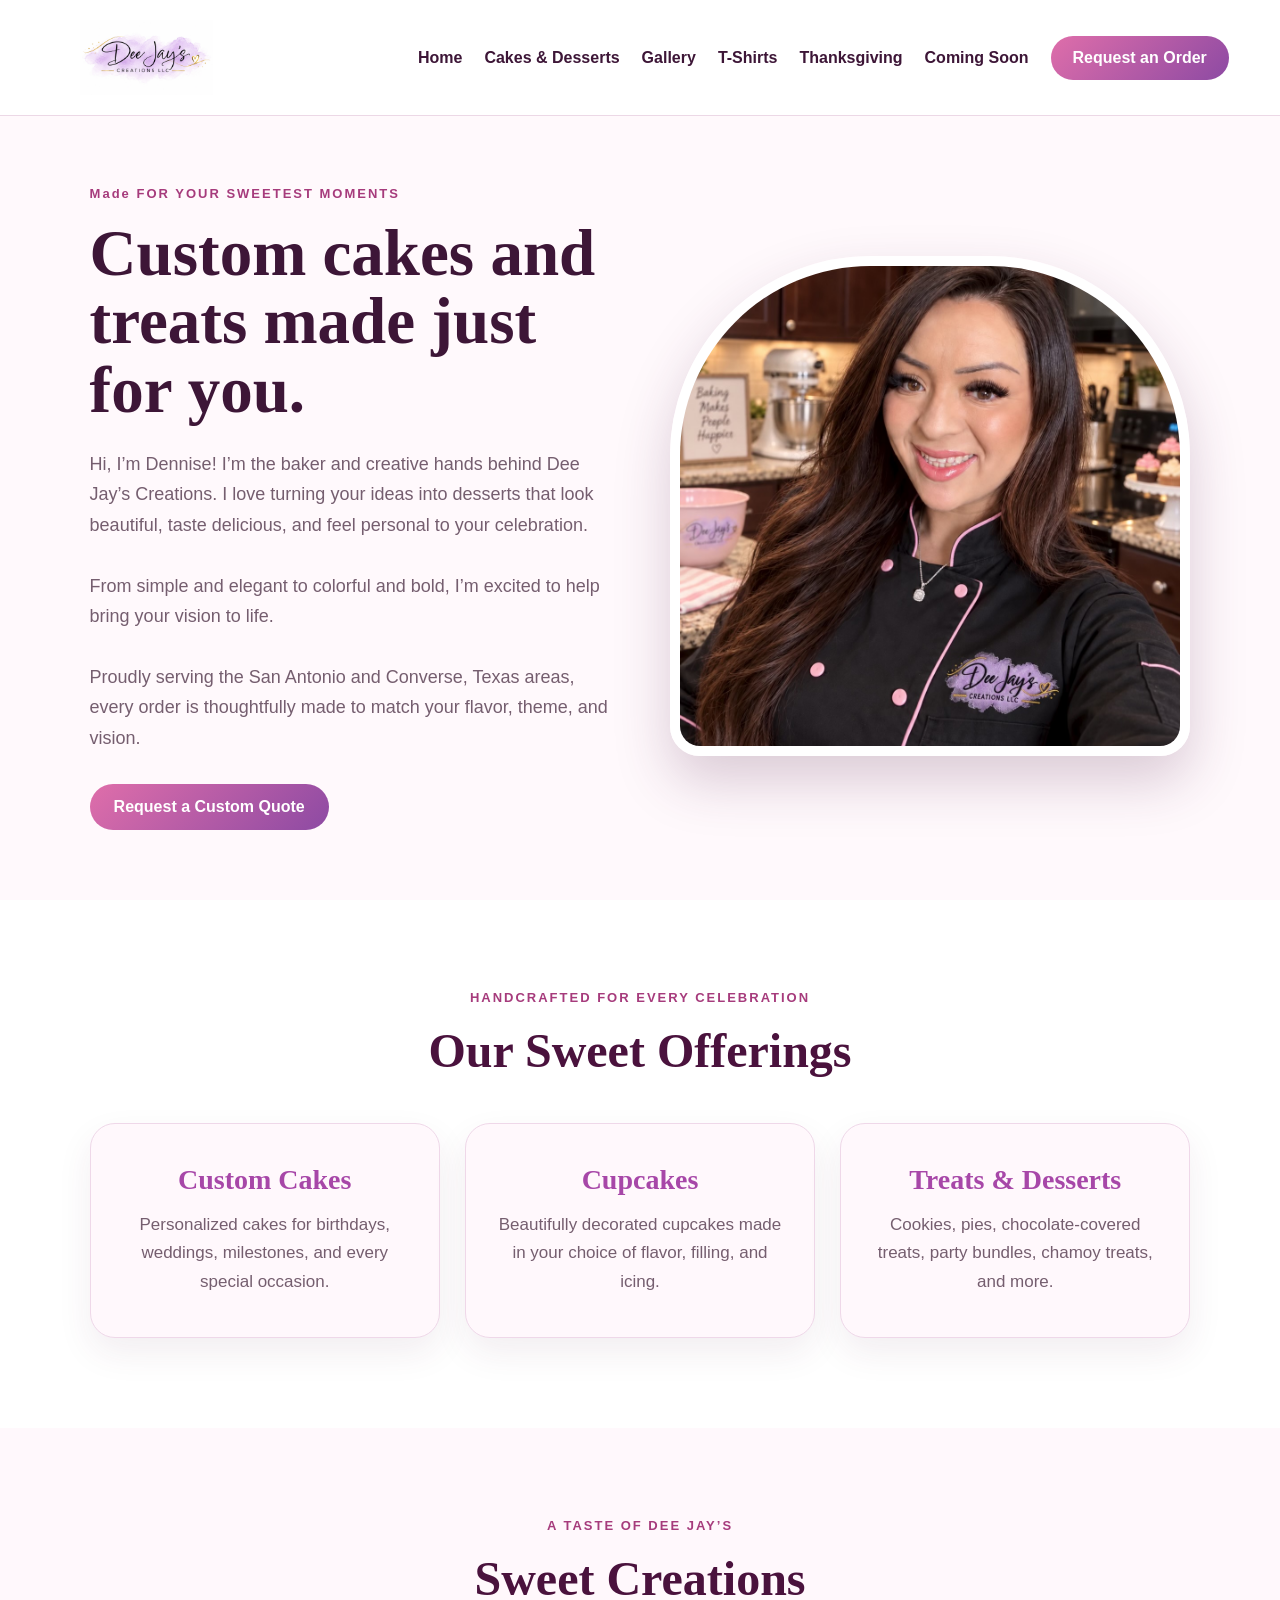
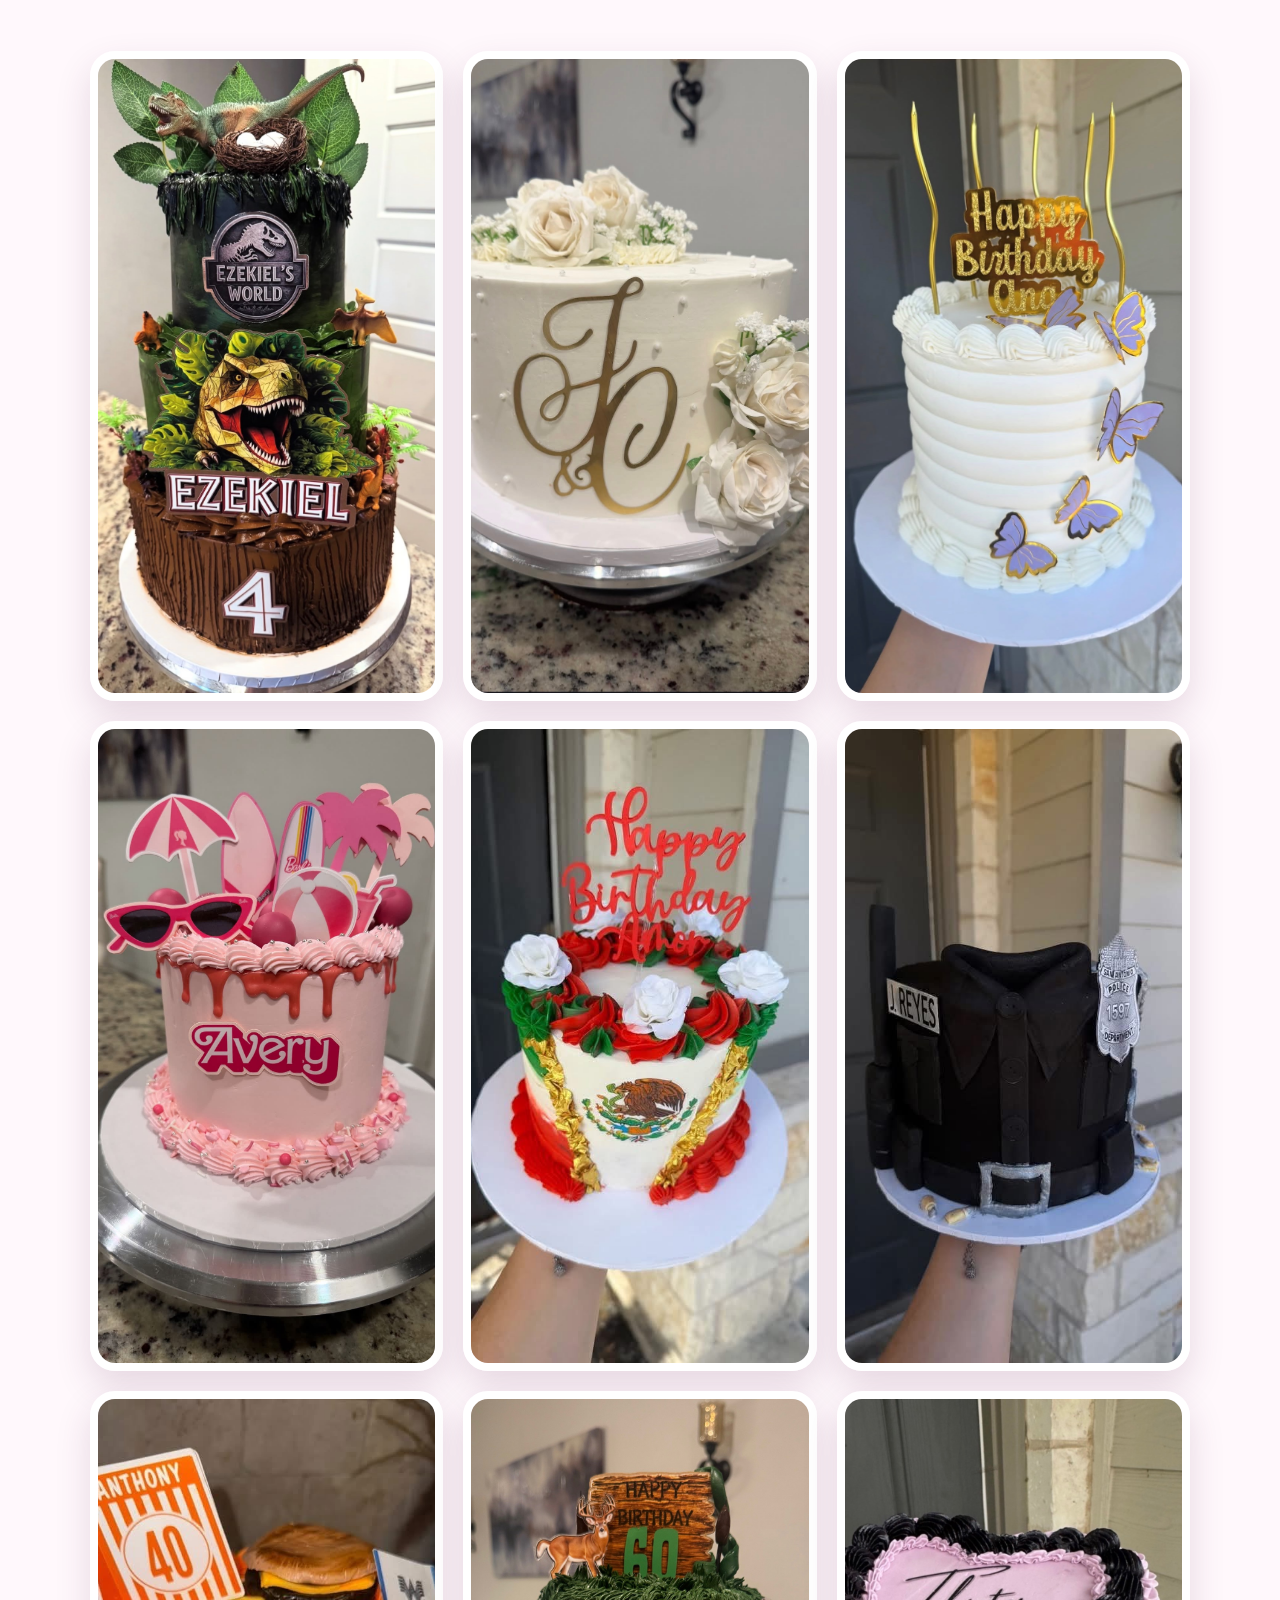
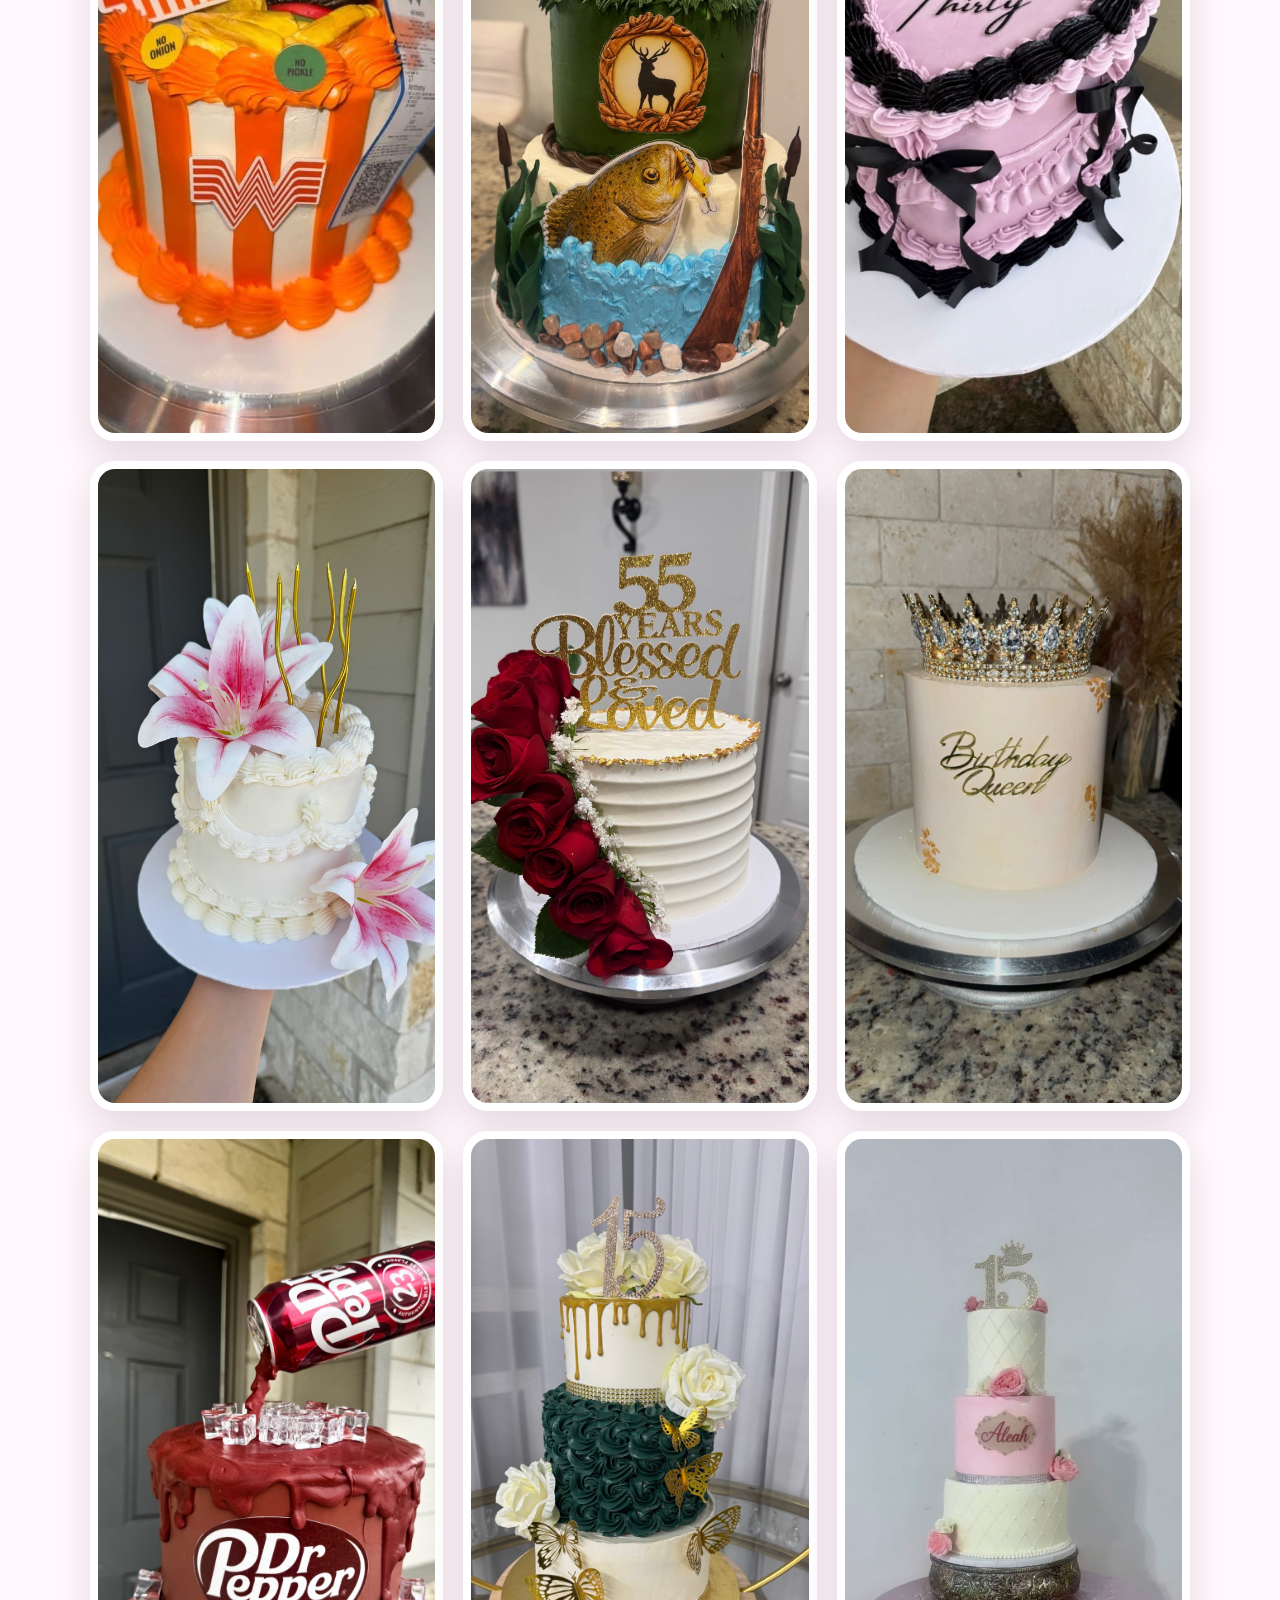
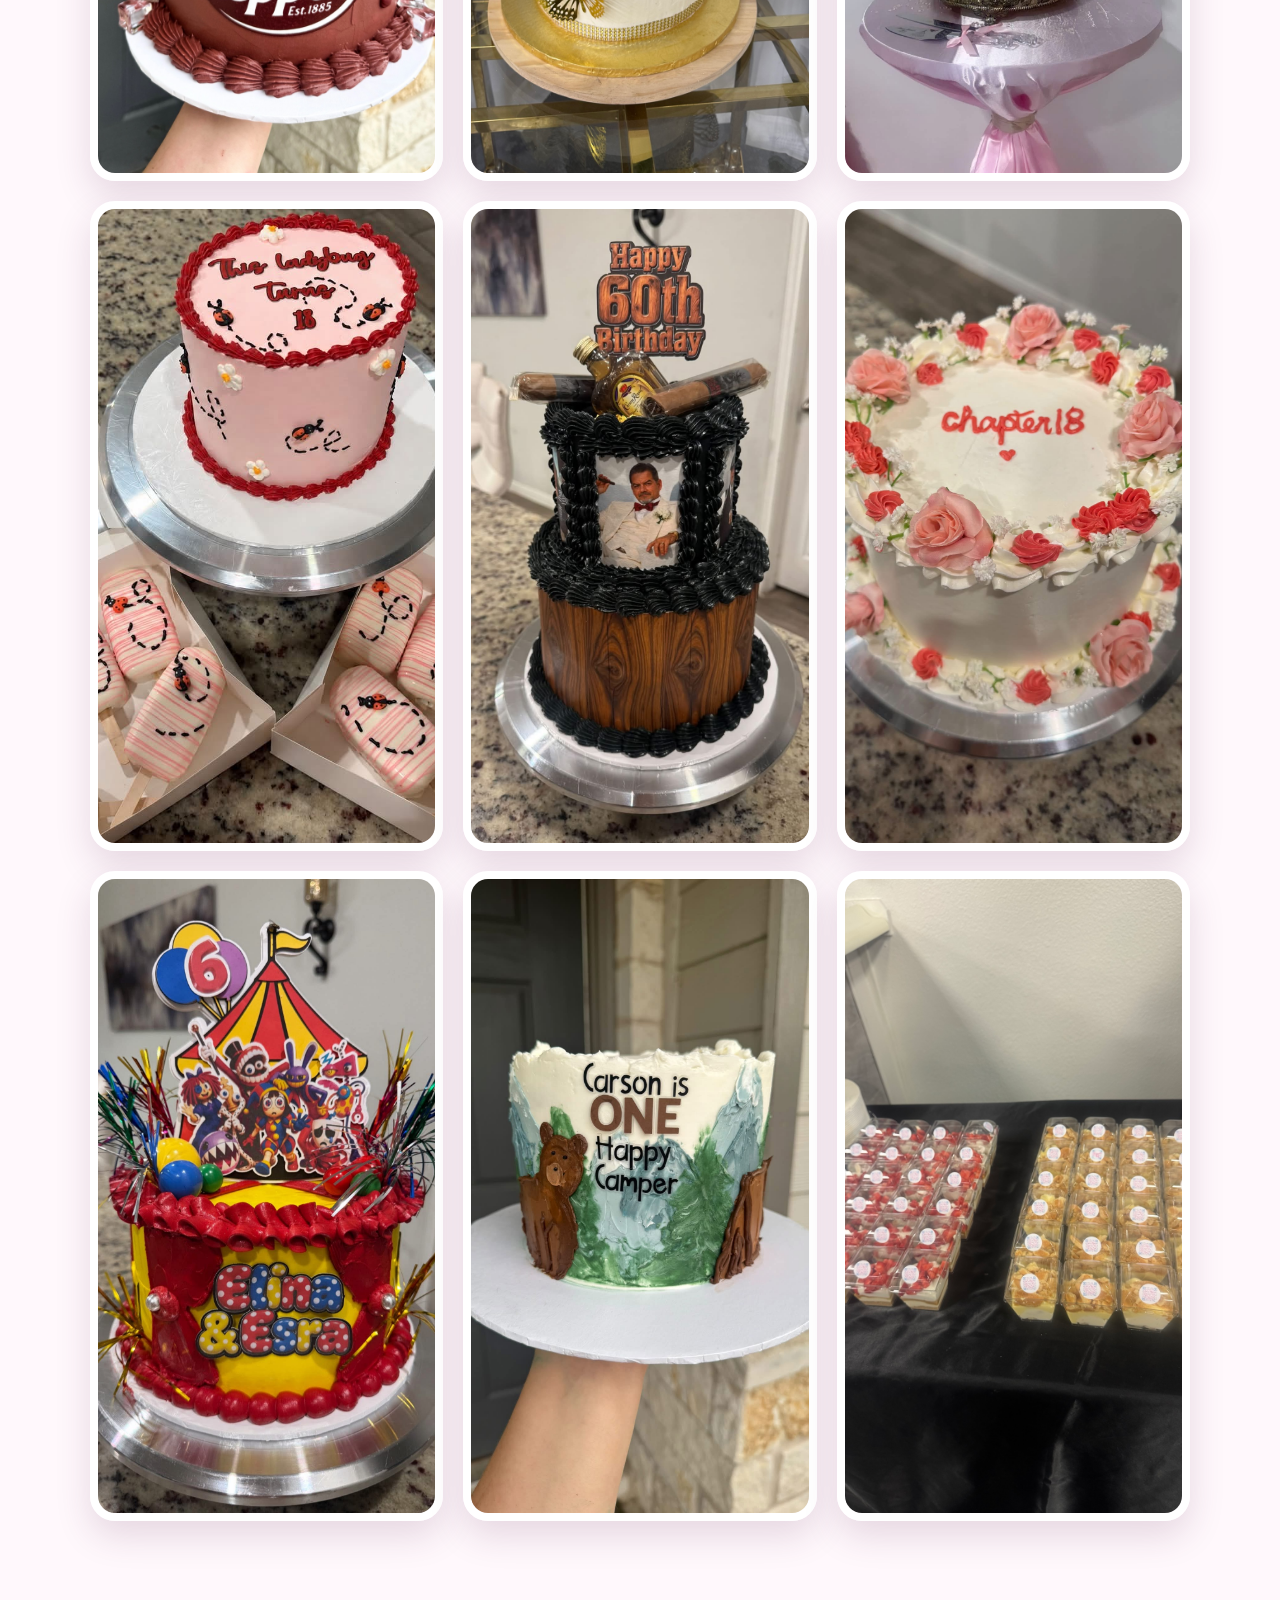
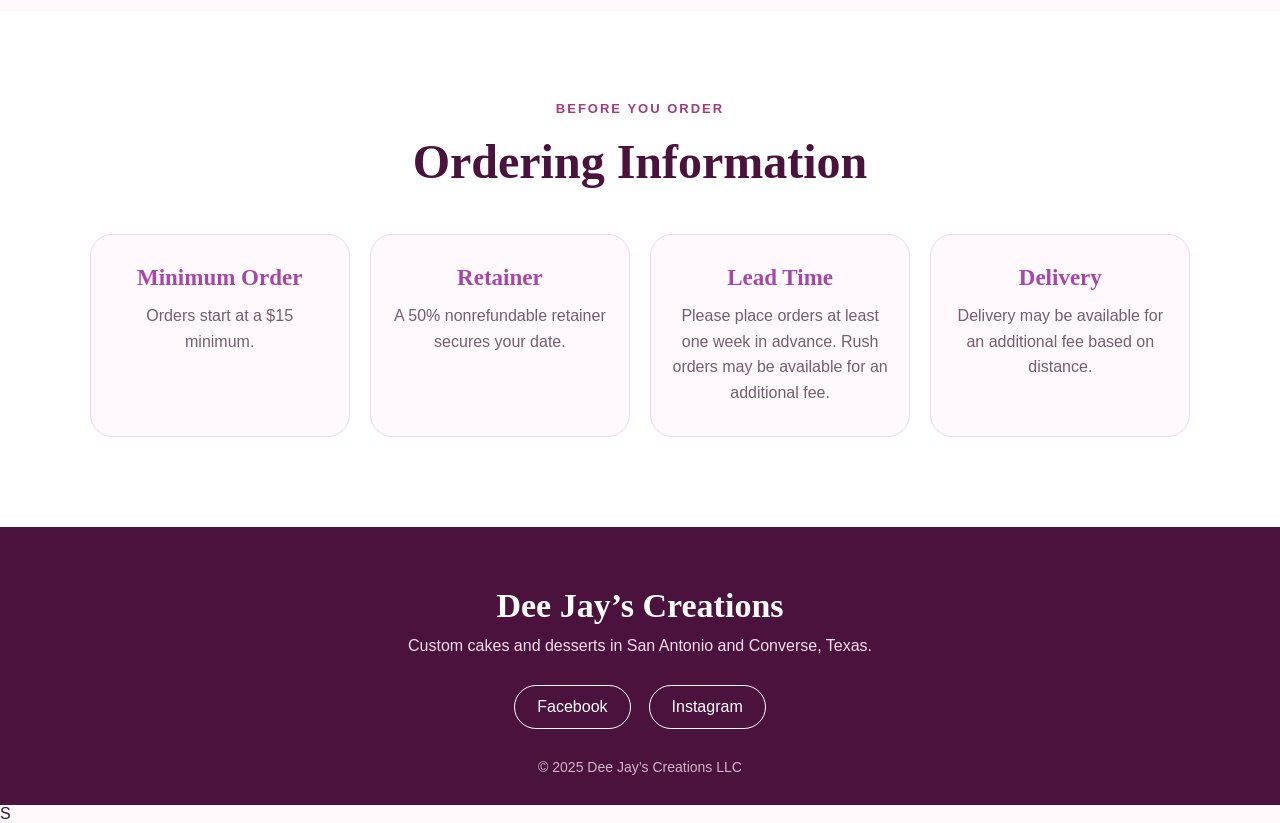
<file: index.html>
<!DOCTYPE html>
<html lang="en">
<head>

    <meta charset="UTF-8">
    <meta name="viewport" content="width=device-width, initial-scale=1.0">

    <title>Dee Jay's Creations</title>

    <link rel="stylesheet" href="style.css">


</head>

<body>

    <header>
        <div class="logo">
            <img src="images/new-logo.jpeg" alt="Dee Jay’s Creations logo">
        </div>

        <nav>
            <a href="#home">Home</a>
            <a href="#offerings">Cakes & Desserts</a>
            <a href="#gallery">Gallery</a>
            <a href="tshirts.html">T-Shirts</a>
            <a href="thanksgiving.html">Thanksgiving</a>
            <a href="coming-soon.html">Coming Soon</a>
            <a href="https://docs.google.com/forms/d/e/1FAIpQLSfH60kIbbTsw7hIAgRUOsk1c3XDOqiqjuhHbCXHUVnriVReSQ/viewform" target="_blank" rel="noopener noreferrer" class="nav-button">Request an Order</a>
        </nav>

    </header>

    <section class="hero" id="home">
        <div class="hero-text">
            <p class="small-title">Made FOR YOUR SWEETEST MOMENTS</p>
            <h1>Custom cakes and treats made just for you. </h1>

            <p>
                  Hi, I’m Dennise! I’m the baker and creative hands behind Dee Jay’s Creations. 
    I love turning your ideas into desserts that look beautiful, taste delicious, 
    and feel personal to your celebration.
            </p>
                <p>
            From simple and elegant to colorful and bold, I’m excited
            to help bring your vision to life.
        </p>

        <p>
            Proudly serving the San Antonio and Converse, Texas areas,
            every order is thoughtfully made to match your flavor,
            theme, and vision.
        </p>

            <a href="https://docs.google.com/forms/d/e/1FAIpQLSfH60kIbbTsw7hIAgRUOsk1c3XDOqiqjuhHbCXHUVnriVReSQ/viewform" target="_blank" rel="noopener noreferrer" class="order-button">Request a Custom Quote</a>

        </div>

        <div class="hero-image">

           <img src="images/dennise-baker.jpeg" alt="Dennise, the baker behind Dee Jay's Creations" class="hero-cake">

        </div>
    </section>

    <section class="offerings" id="offerings">
    <p class="small-title">HANDCRAFTED FOR EVERY CELEBRATION</p>
    <h2>Our Sweet Offerings</h2>

    <div class="offering-cards">
        <div class="offering-card">
            <h3>Custom Cakes</h3>
            <p>Personalized cakes for birthdays, weddings, milestones, and every special occasion.</p>
        </div>

        <div class="offering-card">
            <h3>Cupcakes</h3>
            <p>Beautifully decorated cupcakes made in your choice of flavor, filling, and icing.</p>
        </div>

        <div class="offering-card">
            <h3>Treats & Desserts</h3>
            <p>Cookies, pies, chocolate-covered treats, party bundles, chamoy treats, and more.</p>
        </div>
    </div>
</section>

<section class="gallery" id="gallery">
    <p class="small-title">A TASTE OF DEE JAY’S</p>
    <h2>Sweet Creations</h2>

    <div class="gallery-grid">

        <img src="images/dinosaur-cake.jpeg" alt="Custom dinosaur birthday cake">

     <img src="images/white-floral-cake.jpeg" alt="White floral celebration cake">

     <img src="images/purple-butterfly-cake.jpeg" alt="Purple butterfly birthday cake">
      
      
      <img
      src="images/pink-barbie-cake.jpg"
      alt="Custom pink Barbie birthday cake"
      >
      
      <img src="images/mexican-birthday-cake.jpeg" alt="Mexican themed birthday cake">
      
      <img src="images/police-uniform-cake.jpeg" alt="Police uniform themed cake">
      
      <img src="images/whataburger-cake.jpeg" alt="Whataburger themed birthday cake">
      
      <img src="images/hunting-fishing-cake.jpeg" alt="Hunting and fishing themed cake">

     <img src="images/pink-heart-cake.jpeg" alt="Pink heart-shaped birthday cake">

     <img src="images/lily-flower-cake.jpeg" alt="White cake decorated with pink lilies">

     <img src="images/55th-anniversary-cake.jpeg" alt="55th anniversary cake with red roses">

     <img src="images/birthday-queen-cake.jpeg" alt="Birthday queen cake with crown">

     <img src="images/dr-pepper-cake.jpeg" alt="Dr Pepper themed cake">

     <img src="images/quinceanera-butterfly-cake.jpeg" alt="Quinceañera cake with gold butterflies">

     <img src="images/pink-quinceanera-cake.jpeg" alt="Pink quinceañera cake">

     <img src="images/ladybug-cake-treats.jpeg" alt="Ladybug cake and treats">

     <img src="images/60th-birthday-cake.jpeg" alt="60th birthday cake">

     <img src="images/chapter-18-floral-cake.jpeg" alt="Chapter 18 floral cake">

     <img src="images/circus-birthday-cake.jpeg" alt="Circus birthday cake">

     <img src="images/happy-camper-cake.jpeg" alt="Happy camper birthday cake">

     <img src="images/dessert-cups.jpeg" alt="Custom dessert cups">

     

    </div>
</section>

        
<section class="policies">
    <p class="small-title">BEFORE YOU ORDER</p>
    <h2>Ordering Information</h2>

    <div class="policy-cards">
        <div class="policy-card">
            <h3>Minimum Order</h3>
            <p>Orders start at a $15 minimum.</p>
        </div>

        <div class="policy-card">
            <h3>Retainer</h3>
            <p>A 50% nonrefundable retainer secures your date.</p>
        </div>

        <div class="policy-card">
            <h3>Lead Time</h3>
            <p>Please place orders at least one week in advance. Rush orders may be available for an additional fee.</p>
        </div>

        <div class="policy-card">
            <h3>Delivery</h3>
            <p>
                Delivery may be available for an additional fee
                based on distance.
            </p>
        </div>
    </div>
</section>

<footer>
    <h2>Dee Jay’s Creations</h2>
    <p>Custom cakes and desserts in San Antonio and Converse, Texas.</p>

    <div class="social-links">
        <a href="https://www.facebook.com/share/1Lv2hj2aXX/?mibextid=wwXIfr"
           target="_blank"
           rel="noopener noreferrer">Facebook</a>

        <a href="https://www.instagram.com/deejayscreationsllc"
           target="_blank"
           rel="noopener noreferrer">Instagram</a>

    
    </div>

    <p class="copyright">
        &copy; 2025 Dee Jay’s Creations LLC
    </p>
</footer>

    <sript src="script.js"></script>

</body>


</html>S
</file>
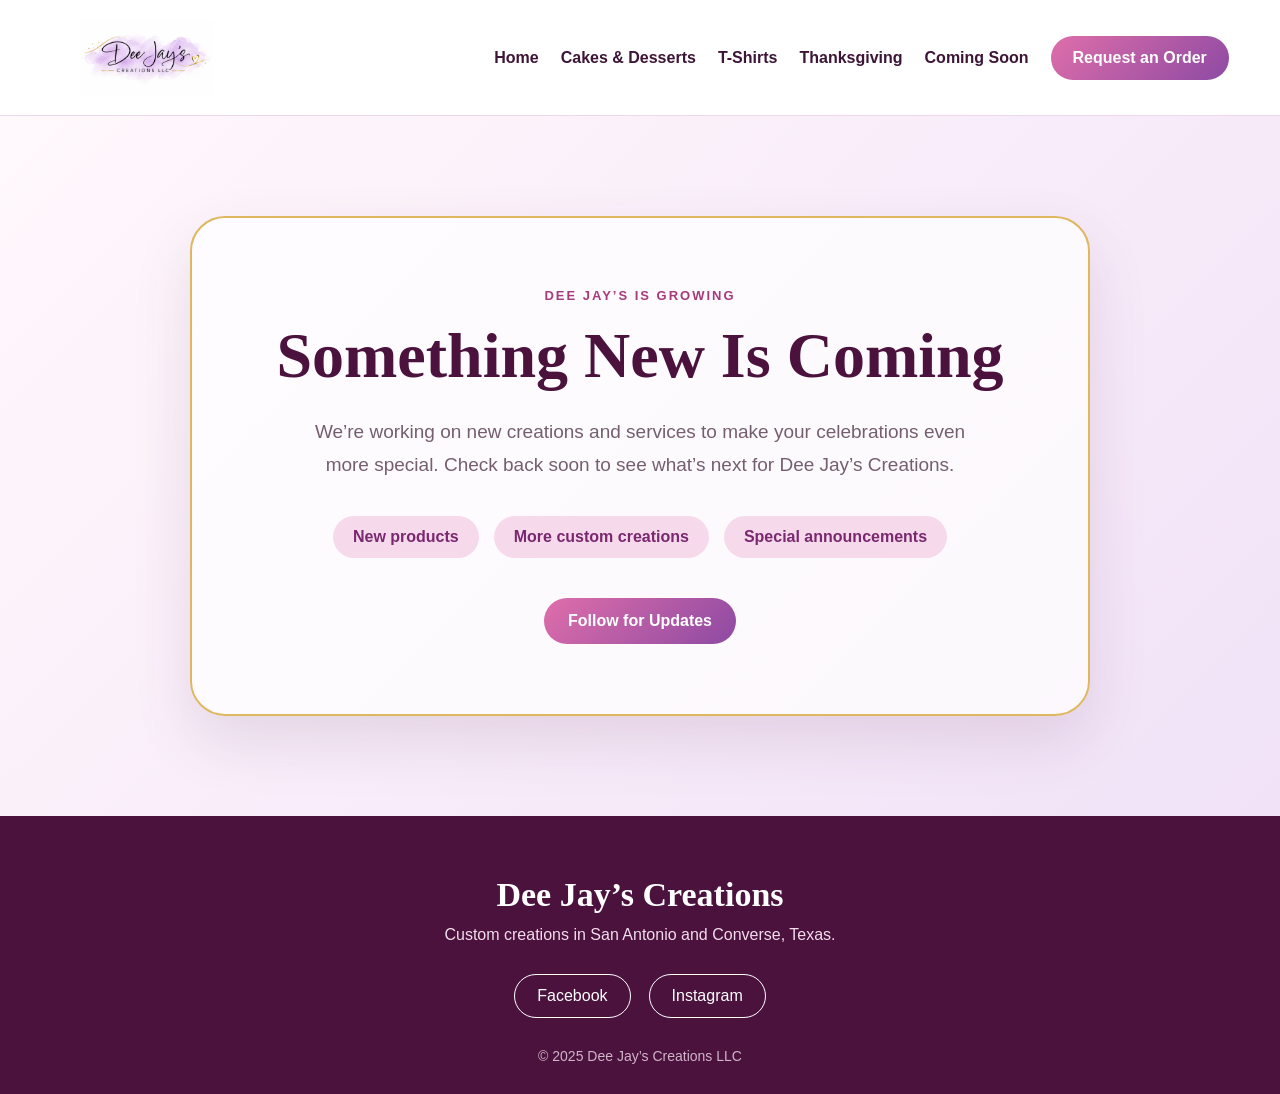
<file: coming-soon.html>
<!DOCTYPE html>
<html lang="en">
<head>
    <meta charset="UTF-8">
    <meta name="viewport" content="width=device-width, initial-scale=1.0">

    <title>Coming Soon | Dee Jay's Creations</title>

    <link rel="stylesheet" href="style.css">
</head>

<body>
    <header>
        <div class="logo">
            <a href="index.html">
                <img
                    src="images/new-logo.jpeg"
                    alt="Dee Jay’s Creations logo"
                >
            </a>
        </div>

        <nav>
            <a href="index.html">Home</a>
            <a href="index.html#offerings">Cakes & Desserts</a>
            <a href="tshirts.html">T-Shirts</a>
            <a href="thanksgiving.html">Thanksgiving</a>
            <a href="coming-soon.html">Coming Soon</a>

            <a
                href="https://docs.google.com/forms/d/e/1FAIpQLSfH60kIbbTsw7hIAgRUOsk1c3XDOqiqjuhHbCXHUVnriVReSQ/viewform"
                class="nav-button"
                target="_blank"
                rel="noopener noreferrer"
            >
                Request an Order
            </a>
        </nav>
    </header>

    <main>
        <section class="coming-soon">
            <div class="coming-soon-content">
                <p class="small-title">DEE JAY’S IS GROWING</p>

                <h1>Something New Is Coming</h1>

                <p>
                    We’re working on new creations and services to make
                    your celebrations even more special. Check back soon
                    to see what’s next for Dee Jay’s Creations.
                </p>

                <div class="coming-soon-details">
                    <span>New products</span>
                    <span>More custom creations</span>
                    <span>Special announcements</span>
                </div>

                <a
                    href="https://www.instagram.com/deejayscreationsllc"
                    class="order-button"
                    target="_blank"
                    rel="noopener noreferrer"
                >
                    Follow for Updates
                </a>
            </div>
        </section>
    </main>

    <footer>
        <h2>Dee Jay’s Creations</h2>
        <p>Custom creations in San Antonio and Converse, Texas.</p>

        <div class="social-links">
            <a
                href="https://www.facebook.com/share/1Lv2hj2aXX/?mibextid=wwXIfr"
                target="_blank"
                rel="noopener noreferrer"
            >
                Facebook
            </a>

            <a
                href="https://www.instagram.com/deejayscreationsllc"
                target="_blank"
                rel="noopener noreferrer"
            >
                Instagram
            </a>
        </div>

        <p class="copyright">
            &copy; 2025 Dee Jay’s Creations LLC
        </p>
    </footer>
</body>
</html>
</file>
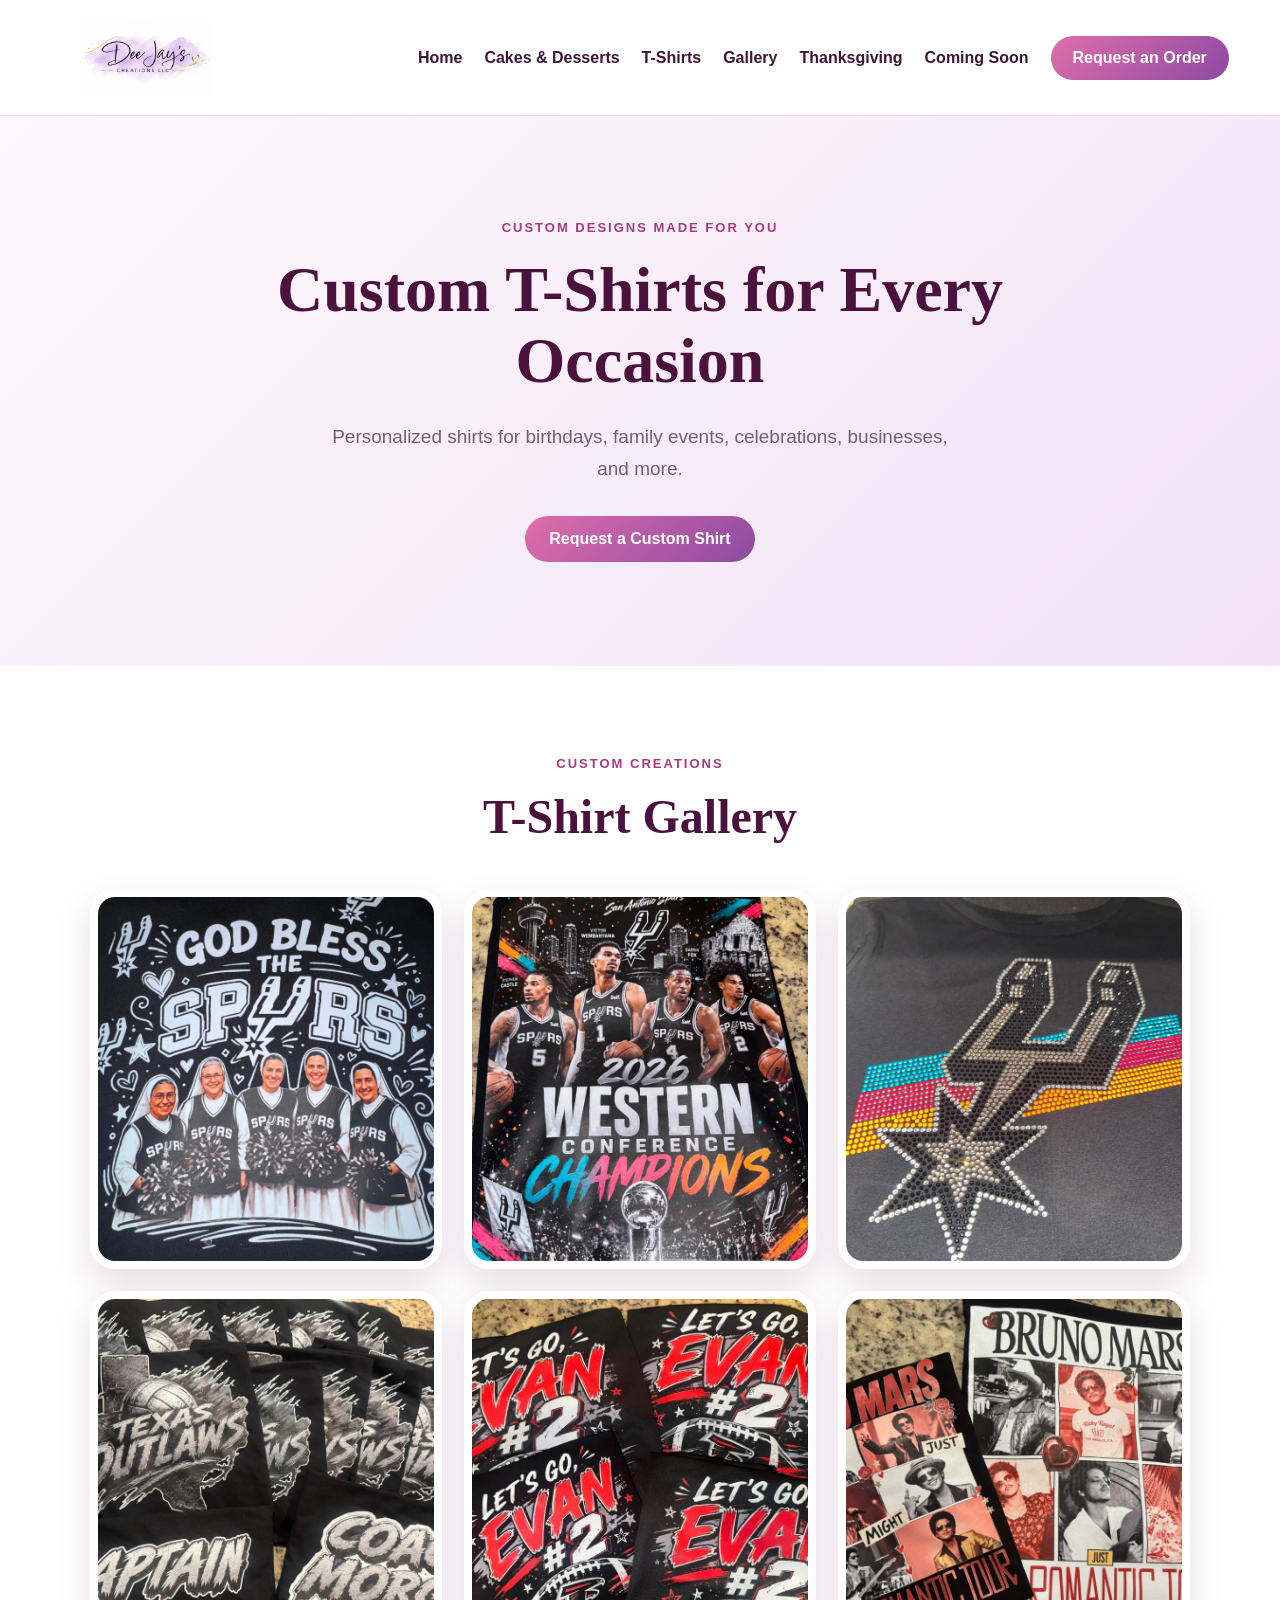
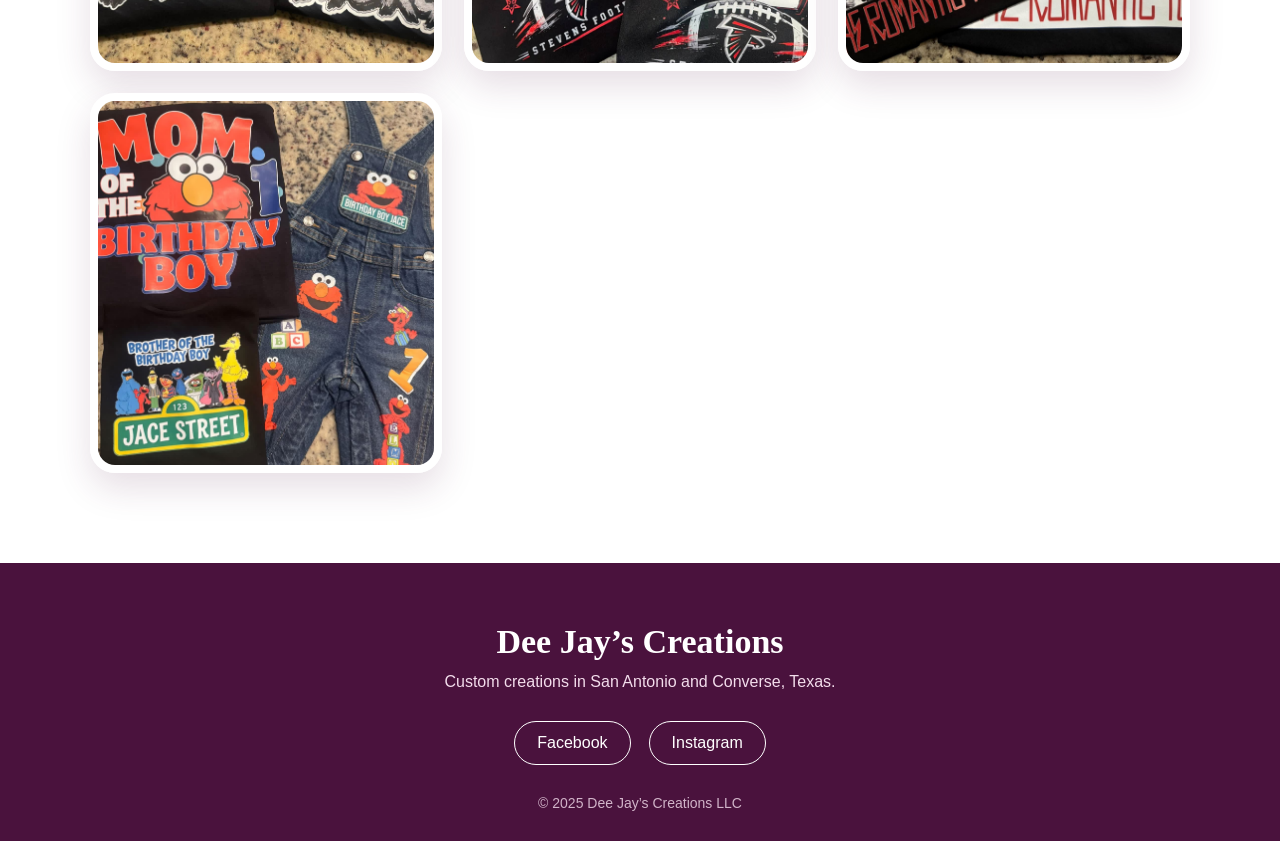
<file: tshirts.html>
<!DOCTYPE html>
<html lang="en">
<head>
    <meta charset="UTF-8">
    <meta name="viewport" content="width=device-width, initial-scale=1.0">

    <title>Custom T-Shirts | Dee Jay's Creations</title>

    <link rel="stylesheet" href="style.css">
</head>

<body>
    <header>
        <div class="logo">
            <a href="index.html">
                <img
                    src="images/new-logo.jpeg"
                    alt="Dee Jay’s Creations logo"
                >
            </a>
        </div>

        <nav>
            <a href="index.html">Home</a>
            <a href="index.html#offerings">Cakes & Desserts</a>
            <a href="tshirts.html">T-Shirts</a>
            <a href="#shirt-gallery">Gallery</a>
            <a href="thanksgiving.html">Thanksgiving</a>
            <a href="coming-soon.html">Coming Soon</a>

            <a
                href="https://docs.google.com/forms/d/e/1FAIpQLSfH60kIbbTsw7hIAgRUOsk1c3XDOqiqjuhHbCXHUVnriVReSQ/viewform"
                class="nav-button"
                target="_blank"
                rel="noopener noreferrer"
            >
                Request an Order
            </a>
        </nav>
    </header>

    <main>
        <section class="shirt-hero">
            <div class="shirt-hero-content">
                <p class="small-title">CUSTOM DESIGNS MADE FOR YOU</p>

                <h1>Custom T-Shirts for Every Occasion</h1>

                <p>
                    Personalized shirts for birthdays, family events,
                    celebrations, businesses, and more.
                </p>

                <a
                    href="https://docs.google.com/forms/d/e/1FAIpQLSfH60kIbbTsw7hIAgRUOsk1c3XDOqiqjuhHbCXHUVnriVReSQ/viewform"
                    class="order-button"
                    target="_blank"
                    rel="noopener noreferrer"
                >
                    Request a Custom Shirt
                </a>
            </div>
        </section>

        <section class="shirt-gallery" id="shirt-gallery">
            <p class="small-title">CUSTOM CREATIONS</p>
            <h2>T-Shirt Gallery</h2>

            <div class="shirt-grid">
                <img src="images/tshirt-1.jpg" alt="Custom T-shirt design">
                <img src="images/tshirt-2.jpg" alt="Custom T-shirt design">
                <img src="images/tshirt-3.jpg" alt="Custom T-shirt design">
                <img src="images/tshirt-4.jpg" alt="Custom T-shirt design">
                <img src="images/tshirt-5.jpg" alt="Custom T-shirt design">
                <img src="images/bruno-mars-shirts.jpeg" alt="Custom Bruno Mars shirts">
                <img src="images/elmo-birthday-shirts.jpeg" alt="Custom Elmo birthday shirts and overalls">
            </div>
        </section>
    </main>

    <footer>
        <h2>Dee Jay’s Creations</h2>
        <p>Custom creations in San Antonio and Converse, Texas.</p>

        <div class="social-links">
            <a
                href="https://www.facebook.com/share/1Lv2hj2aXX/?mibextid=wwXIfr"
                target="_blank"
                rel="noopener noreferrer"
            >
                Facebook
            </a>

            <a
                href="https://www.instagram.com/deejayscreationsllc"
                target="_blank"
                rel="noopener noreferrer"
            >
                Instagram
            </a>
        </div>

        <p class="copyright">
            &copy; 2025 Dee Jay’s Creations LLC
        </p>
    </footer>
</body>
</html>
</file>
<file: style.css>
*{
    box-sizing: border-box;
    margin: 0;
    padding: 0;
}

html {
    scroll-behavior: smooth;
}

body {
    background-color: #fff9fc;
    color: #3d1637;
    font-family: Arial, sans-serif;
}

header {
    display: flex;
    align-items: center;
    justify-content: space-between;
    padding: 18px 7%;
    background-color: white;
    border-bottom: 1px solid #ecd8e6;
}

.logo h2{
    color: 7a286f;
    font-family: Georgia, serif;
    font-size: 24px;
}

nav {
    display: flex;
    align-items: center;
    gap: 30px;
}

nav a {
    color: #3d1637;
    font-weight: bold;
    text-decoration: none;
}

nav a:hover {
    color: #c64f91;
}

.nav-button {
    padding: 12px 20px;
    border-radius: 30px;
    background: linear-gradient(135deg,#df6eaa, #8d4aa3);
    color: white;
}

.hero {
    min-height: 650px;
    display: grid;
    grid-template-columns: 1fr 1fr;
    align-items: center;
    gap: 60px;
    padding: 70px 7%;
}

.small-title {
    margin-bottom: 18px;
    color: #a63b7c;
    font-size: 13px;
    font-weight: bold;
    letter-spacing: 2px;
}

.hero h1 {
    max-width: 650px;
    margin-bottom: 25px;
    font-family: Georgia, serif;
    font-size: 65px;
    line-height: 1.05;
}

.hero-text > p:not(.small-title) {
    max-width: 560px;
    margin-bottom: 30px;
    color: #755e6f;
    font-size: 18px;
    line-height: 1.7;
}

.order-button {
    display: inline-block;
    padding: 14px 24px;
    border-radius: 30px;
    background: linear-gradient(135deg, #df6eaa, #8d4aa3);
    color: white;
    font-weight: bold;
    text-decoration: none;
}

.hero-cake {
   width: 100%;
   height: 500px;
   object-fit: cover;
   border: 10px solid white;
   border-radius: 200px 200px 30px 30px;
   box-shadow: 0px 25px 55px rgba(88, 35, 77, 0.22);
}

.offerings {
    padding: 90px 7%;
    text-align: center;
    background: white;
}

.offerings h2 {
    margin: 12px 0 45px;
    color: #4a123d;
    font-family: Georgia, serif;
    font-size: 48px;
}

.offering-cards {
    display: grid;
    grid-template-columns: repeat(3, 1fr);
    gap: 25px;
    max-width: 1200px;
    margin: 0 auto;
}

.offering-card {
    padding: 40px 30px;
    border: 1px solid #efd8e9;
    border-radius: 25px;
    background: #fff8fc;
    box-shadow: 0 15px 35px rgba(88, 35, 77, 0.08);
}

.offering-card h3 {
    margin-bottom: 15px;
    color: #a747a8;
    font-family: Georgia, serif;
    font-size: 28px;
}

.offering-card p {
    color: #755e6f;
    font-size: 17px;
    line-height: 1.7;
}

.gallery {
    padding: 90px 7%;
    text-align: center;
    background: #fff8fc;
}

.gallery h2 {
    margin: 12px 0 45px;
    color: #4a123d;
    font-family: Georgia, serif;
    font-size: 48px;
}

.gallery-grid {
    display: grid;
    grid-template-columns: repeat(3, 1fr);
    gap: 20px;
    max-width: 1200px;
    margin: 0 auto;
}

.gallery-grid img {
    width: 100%;
    height: 350px;
    object-fit: cover;
    border: 8px solid white;
    border-radius: 25px;
    box-shadow: 0 15px 35px rgba(88, 35, 77, 0.15);
}

.gallery-grid img:first-child {
    grid-row: span 2;
    height: 720px;
}

.about {
    padding: 100px 7%;
    text-align: center;
    background: linear-gradient(135deg, #f8e8f4, #eee2f8);
}

.about-content {
    max-width: 800px;
    margin: 0 auto;
}

.about h2 {
    margin: 12px 0 25px;
    color: #4a123d;
    font-family: Georgia, serif;
    font-size: 48px;
}

.about-content > p:not(.small-title) {
    margin-bottom: 20px;
    color: #755e6f;
    font-size: 19px;
    line-height: 1.8;
}

.about .order-button {
    margin-top: 15px;
}

.order-section {
    padding: 100px 7%;
    background: white;
}

.order-heading {
    max-width: 700px;
    margin: 0 auto 45px;
    text-align: center;
}

.order-heading h2 {
    margin: 12px 0 18px;
    color: #4a123d;
    font-family: Georgia, serif;
    font-size: 48px;
}

.order-heading > p:last-child {
    color: #755e6f;
    font-size: 18px;
    line-height: 1.7;
}

.order-form {
    max-width: 900px;
    margin: 0 auto;
    padding: 40px;
    background: #fff8fc;
    border: 1px solid #efd8e9;
    border-radius: 30px;
    box-shadow: 0 20px 50px rgba(88, 35, 77, 0.1);
}

.form-row {
    display: grid;
    grid-template-columns: 1fr 1fr;
    gap: 20px;
}

.form-group {
    display: flex;
    flex-direction: column;
    margin-bottom: 22px;
}

.form-group label {
    margin-bottom: 8px;
    color: #4a123d;
    font-weight: bold;
}

.form-group input,
.form-group select,
.form-group textarea {
    width: 100%;
    padding: 14px 16px;
    border: 1px solid #dcbfd6;
    border-radius: 12px;
    background: white;
    color: #4a123d;
    font-family: Arial, sans-serif;
    font-size: 16px;
}

.form-group textarea {
    resize: vertical;
}

.form-group input:focus,
.form-group select:focus,
.form-group textarea:focus {
    outline: none;
    border-color: #b24eaa;
    box-shadow: 0 0 0 3px rgba(178, 78, 170, 0.12);
}

.order-form {
    max-width: 900px;
    margin: 0 auto;
    padding: 40px;
    background: #fff8fc;
    border: 1px solid #efd8e9;
    border-radius: 30px;
    box-shadow: 0 20px 50px rgba(88, 35, 77, 0.1);
}

.form-row {
    display: grid;
    grid-template-columns: repeat(2, 1fr);
    gap: 20px;
}

.form-group {
    margin-bottom: 22px;
}

.form-group label {
    display: block;
    margin-bottom: 8px;
    color: #4a123d;
    font-weight: bold;
}

.submit-button {
    display: block;
    width: 100%;
    padding: 17px 25px;
    border: none;
    border-radius: 30px;
    background: linear-gradient(135deg, #df6eae, #9146b1);
    color: white;
    font-size: 18px;
    font-weight: bold;
    cursor: pointer;
}

.submit-button:hover {
    transform: translateY(-2px);
    box-shadow: 0 12px 25px rgba(145, 70, 177, 0.3);
}

.policies {
    padding: 90px 7%;
    text-align: center;
    background: white;
}

.policies h2 {
    margin: 12px 0 45px;
    color: #4a123d;
    font-family: Georgia, serif;
    font-size: 48px;
}

.policy-cards {
    display: grid;
    grid-template-columns: repeat(4, 1fr);
    gap: 20px;
    max-width: 1200px;
    margin: 0 auto;
}

.policy-card {
    padding: 30px 20px;
    border: 1px solid #efd8e9;
    border-radius: 22px;
    background: #fff8fc;
}

.policy-card h3 {
    margin-bottom: 12px;
    color: #a747a8;
    font-family: Georgia, serif;
    font-size: 23px;
}

.policy-card p {
    color: #755e6f;
    line-height: 1.6;
}

footer {
    padding: 60px 7% 30px;
    text-align: center;
    color: white;
    background: #4a123d;
}

footer h2 {
    margin-bottom: 12px;
    font-family: Georgia, serif;
    font-size: 34px;
}

footer > p {
    color: #f3ddec;
}

.social-links {
    display: flex;
    justify-content: center;
    gap: 18px;
    margin: 30px 0;
}

.social-links a {
    padding: 12px 22px;
    border: 1px solid white;
    border-radius: 25px;
    color: white;
    text-decoration: none;
    transition: 0.3s;
}

.social-links a:hover {
    color: #4a123d;
    background: white;
}

.copyright {
    margin-top: 25px;
    font-size: 14px;
    opacity: 0.8;
}

@media (max-width: 900px) {
    header {
        flex-direction: column;
        gap: 20px;
    }

    nav {
        flex-wrap: wrap;
        justify-content: center;
    }

    .hero {
        grid-template-columns: 1fr;
        padding: 60px 7%;
    }

    .hero h1 {
        font-size: 46px;
    }

    .hero-cake {
        height: 420px;
    }

    .offering-cards,
    .gallery-grid,
    .form-row {
        grid-template-columns: 1fr;
    }

    .gallery-grid img,
    .gallery-grid img:first-child {
        height: 400px;
        grid-row: auto;
    }

    .policy-cards {
        grid-template-columns: 1fr;
    }

    .policies h2,
    .gallery h2,
    .about h2,
    .offerings h2 {
        font-size: 38px;
    }
}

.logo img {
    display: block;
    width: 190px;
    height: 75px;
    object-fit: contain;
}

@media (max-width: 900px) {
    .offering-cards,
    .gallery-grid,
    .policy-cards {
        grid-template-columns: 1fr;
    }

    .gallery-grid img,
    .gallery-grid img:first-child {
        height: 350px;
        grid-row: auto;
    }

    .logo img {
        width: 160px;
        height: 65px;
    }
}

.shirt-hero {
    display: flex;
    min-height: 550px;
    align-items: center;
    justify-content: center;
    padding: 90px 7%;
    text-align: center;
    background: linear-gradient(135deg, #fff8fc, #f1e2f7);
}

.shirt-hero-content {
    max-width: 850px;
}

.shirt-hero h1 {
    margin: 20px 0 25px;
    color: #4a123d;
    font-family: Georgia, serif;
    font-size: 64px;
    line-height: 1.1;
}

.shirt-hero-content > p:not(.small-title) {
    margin: 0 auto 30px;
    max-width: 650px;
    color: #755e6f;
    font-size: 19px;
    line-height: 1.7;
}

.shirt-gallery {
    padding: 90px 7%;
    text-align: center;
    background: white;
}

.shirt-gallery h2 {
    margin: 12px 0 45px;
    color: #4a123d;
    font-family: Georgia, serif;
    font-size: 48px;
}

.shirt-grid {
    display: grid;
    grid-template-columns: repeat(3, 1fr);
    gap: 22px;
    max-width: 1200px;
    margin: 0 auto;
}

.shirt-grid img {
    width: 100%;
    height: 380px;
    object-fit: cover;
    border: 8px solid white;
    border-radius: 25px;
    box-shadow: 0 15px 35px rgba(88, 35, 77, 0.15);
}

.coming-soon {
    display: flex;
    min-height: 680px;
    align-items: center;
    justify-content: center;
    padding: 100px 7%;
    text-align: center;
    background: linear-gradient(135deg, #fff8fc, #f1e2f7);
}

.coming-soon-content {
    width: 100%;
    max-width: 900px;
    padding: 70px 50px;
    border: 2px solid #dfb761;
    border-radius: 35px;
    background: rgba(255, 255, 255, 0.75);
    box-shadow: 0 25px 60px rgba(88, 35, 77, 0.12);
}

.coming-soon h1 {
    margin: 18px 0 25px;
    color: #4a123d;
    font-family: Georgia, serif;
    font-size: 64px;
    line-height: 1.1;
}

.coming-soon-content > p:not(.small-title) {
    max-width: 680px;
    margin: 0 auto 35px;
    color: #755e6f;
    font-size: 19px;
    line-height: 1.7;
}

.coming-soon-details {
    display: flex;
    flex-wrap: wrap;
    justify-content: center;
    gap: 15px;
    margin-bottom: 40px;
}

.coming-soon-details span {
    padding: 12px 20px;
    border-radius: 25px;
    color: #7a286f;
    background: #f7d9ec;
    font-weight: bold;
}

@media (max-width: 900px) {
    .coming-soon {
        padding: 60px 7%;
    }

    .coming-soon-content {
        padding: 50px 25px;
    }

    .coming-soon h1 {
        font-size: 44px;
    }
}

header {
    gap: 30px;
    padding: 20px 4%;
}

nav {
    flex: 1;
    flex-wrap: nowrap;
    justify-content: flex-end;
    gap: 22px;
}

nav a {
    white-space: nowrap;
    font-size: 16px;
}

.nav-button {
    white-space: nowrap;
    padding: 13px 22px;
}

@media (max-width: 768px) {
    body {
        overflow-x: hidden;
    }

    header {
        flex-direction: column;
        padding: 15px 20px;
        gap: 15px;
    }

    .logo img {
        max-width: 180px;
        height: auto;
    }

    nav {
        width: 100%;
        flex-wrap: wrap;
        justify-content: center;
        gap: 12px 18px;
    }

    nav a {
        font-size: 14px;
    }

    .nav-button {
        padding: 10px 16px;
    }

    .hero {
        grid-template-columns: 1fr;
        padding: 60px 20px;
    }

    .hero h1 {
        font-size: 44px;
    }

    .hero-image {
        width: 100%;
    }

    .hero-image img {
        width: 100%;
        height: auto;
    }
}

    .tshirt-grid {
        grid-template-columns: 1fr;
        gap: 20px;
        padding: 20px;
    }

    .tshirt-grid img {
        width: 100%;
        height: auto;
        object-fit: contain;
    }

    @media screen and (max-width: 768px) {
    .shirt-grid {
        display: grid !important;
        grid-template-columns: 1fr !important;
        width: 100% !important;
    }

    .shirt-grid img {
        width: 100% !important;
        height: auto !important;
        max-height: none !important;
        object-fit: contain !important;
    }
}

.gallery-grid img {
    height: 650px;
}

@media screen and (max-width: 768px) {
    .gallery-grid img,
    .gallery-grid img:first-child {
        height: 600px;
    }
}

.gallery-grid img.wide-cake {
    object-fit: contain;
    background-color: white;
}

.gallery-grid img:first-child {
    grid-row: auto;
    height: 650px;
}

/* THANKSGIVING PAGE */

/* THANKSGIVING PAGE */

.thanksgiving-page {
    background: linear-gradient(135deg, #fff9fc, #f1e2f7);
    color: #3d1637;
}

.thanksgiving-intro {
    max-width: 900px;
    margin: auto;
    padding: 70px 20px 45px;
    text-align: center;
}

.thanksgiving-intro h1 {
    margin: 10px 0 20px;
    color: #4a123d;
    font-family: Georgia, serif;
    font-size: clamp(2.5rem, 7vw, 5rem);
}

.thanksgiving-intro p:not(.small-title) {
    max-width: 720px;
    margin: 0 auto 30px;
    color: #755e6f;
    font-size: 1.15rem;
    line-height: 1.7;
}

.thanksgiving-menu-section {
    padding: 35px 20px 70px;
    text-align: center;
}

.thanksgiving-menu-section h2,
.thanksgiving-gallery h2,
.thanksgiving-order h2 {
    margin-bottom: 30px;
    color: #4a123d;
    font-family: Georgia, serif;
    font-size: clamp(2rem, 5vw, 3.25rem);
}

.thanksgiving-menu-image {
    display: block;
    width: 100%;
    max-width: 850px;
    height: auto;
    margin: 0 auto;
    border: 8px solid white;
    border-radius: 25px;
    box-shadow: 0 15px 35px rgba(88, 35, 77, 0.15);
}

.thanksgiving-gallery {
    padding: 70px 5%;
    background: #fff8fc;
    text-align: center;
}

.thanksgiving-gallery-grid {
    display: grid;
    grid-template-columns: repeat(3, 1fr);
    gap: 28px;
    max-width: 1250px;
    margin: 35px auto 0;
}

.thanksgiving-gallery-grid figure {
    margin: 0;
    overflow: hidden;
    border: 1px solid #efd8e9;
    border-radius: 25px;
    background: white;
    box-shadow: 0 15px 35px rgba(88, 35, 77, 0.12);
}

.thanksgiving-gallery-grid img {
    display: block;
    width: 100%;
    height: 390px;
    object-fit: cover;
}

.thanksgiving-gallery-grid figcaption {
    padding: 16px 12px;
    color: #a747a8;
    font-family: Georgia, serif;
    font-size: 1.1rem;
    font-weight: bold;
}

.thanksgiving-order {
    padding: 70px 20px 85px;
    background: linear-gradient(135deg, #f8e8f4, #eee2f8);
    text-align: center;
}

.thanksgiving-order p {
    max-width: 650px;
    margin: 0 auto 30px;
    color: #755e6f;
    font-size: 1.1rem;
    line-height: 1.7;
}

@media (max-width: 900px) {
    .thanksgiving-gallery-grid {
        grid-template-columns: repeat(2, 1fr);
    }

    .thanksgiving-gallery-grid img {
        height: 350px;
    }
}

@media (max-width: 600px) {
    .thanksgiving-intro {
        padding-top: 45px;
    }

    .thanksgiving-menu-section {
        padding-right: 12px;
        padding-left: 12px;
    }

    .thanksgiving-menu-image {
        border-width: 4px;
        border-radius: 15px;
    }

    .thanksgiving-gallery-grid {
        grid-template-columns: 1fr;
        gap: 22px;
    }

    .thanksgiving-gallery-grid img {
        height: 410px;
    }
}
</file>
